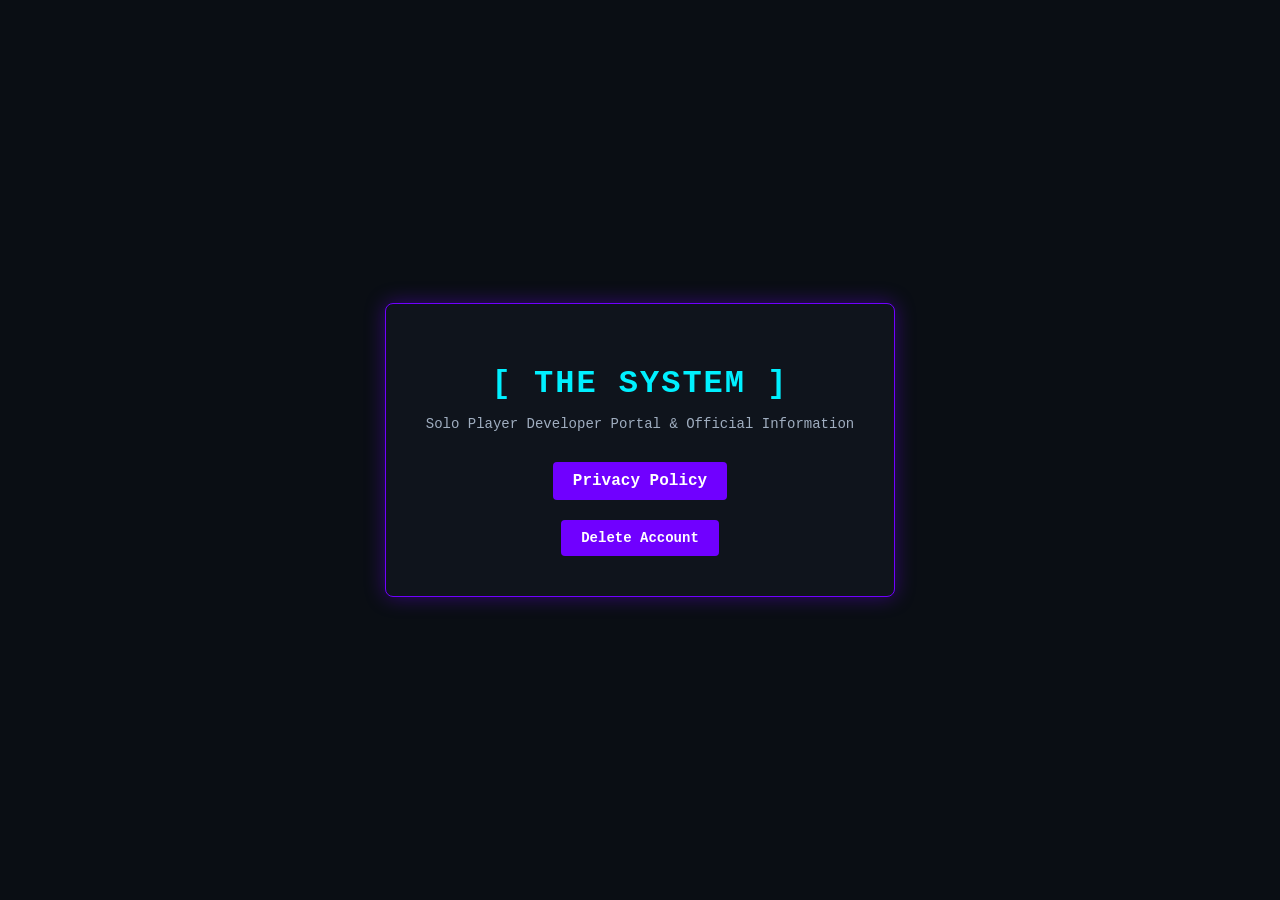
<file: index.html>
<!DOCTYPE html>
<html lang="en">
<head>
    <meta charset="UTF-8">
    <meta name="viewport" content="width=device-width, initial-scale=1.0">
    <title>Solo Player: The System</title>
    <style>
        body {
            background-color: #0a0e14;
            color: #00f0ff;
            font-family: 'Courier New', Courier, monospace;
            display: flex;
            flex-direction: column;
            align-items: center;
            justify-content: center;
            min-height: 100vh;
            margin: 0;
            text-align: center;
        }
        .container {
            border: 1px solid #7000ff;
            box-shadow: 0 0 20px rgba(112, 0, 255, 0.4);
            padding: 40px;
            border-radius: 8px;
            background: #0f141c;
            max-width: 500px;
        }
        h1 {
            color: #00f0ff;
            letter-spacing: 2px;
            margin-bottom: 10px;
        }
        p {
            color: #a0aec0;
            font-size: 14px;
            margin-bottom: 30px;
        }
        a {
            display: inline-block;
            padding: 10px 20px;
            color: #fff;
            background: #7000ff;
            text-decoration: none;
            border-radius: 4px;
            font-weight: bold;
            transition: 0.2s ease-in-out;
        }
        a:hover {
            background: #00f0ff;
            color: #0a0e14;
            box-shadow: 0 0 10px #00f0ff;
        }
    </style>
</head>
<body>
    <div class="container">
        <h1>[ THE SYSTEM ]</h1>
        <p>Solo Player Developer Portal & Official Information</p>
        <a href="https://prasanna-16.github.io/soloplayer_privacy-policy/">Privacy Policy</a>
        <p style="margin: 20px 0 0"><a href="/delete-account/">Delete Account</a></p>
    </div>
</body>
</html>
</file>
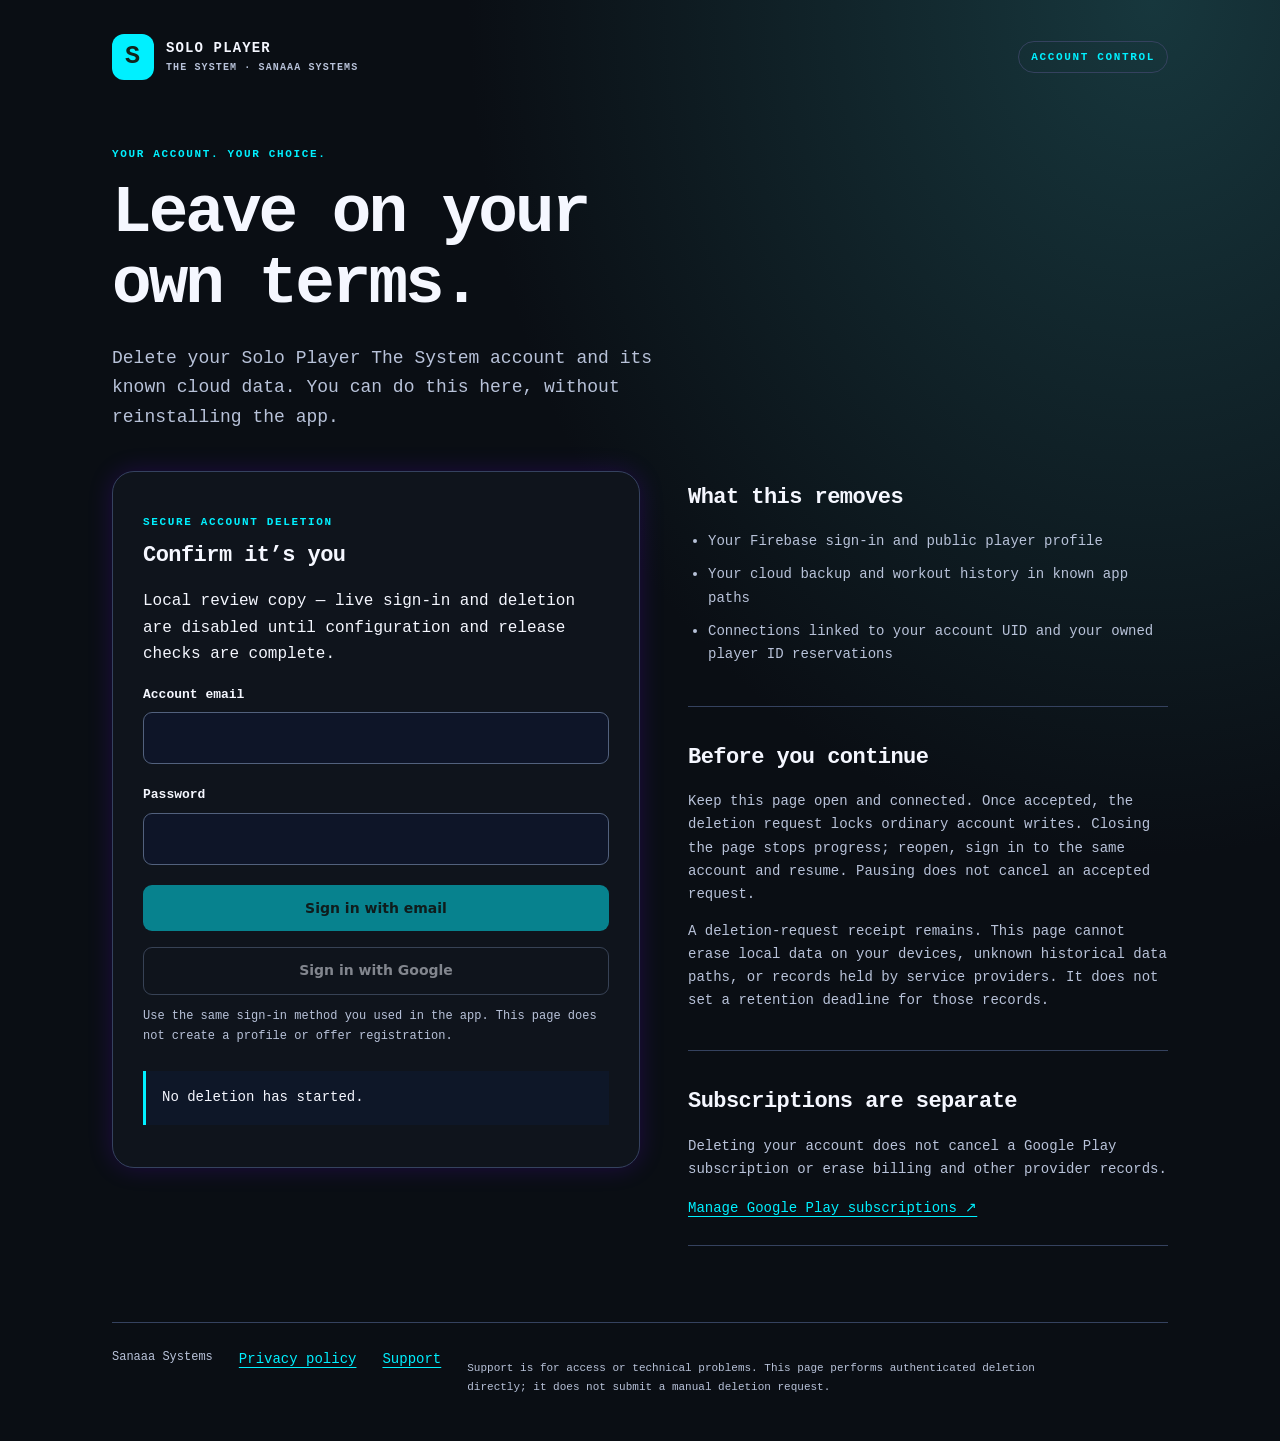
<file: delete-account/index.html>
<!doctype html>
<html lang="en"><head><meta charset="utf-8"><meta name="viewport" content="width=device-width,initial-scale=1"><meta name="referrer" content="no-referrer"><meta name="robots" content="noindex"><title>Delete your account · Solo Player The System</title><link rel="stylesheet" href="style.css"></head>
<body><main>
<header><a href="https://prasanna-16.github.io/" class="brand"><span class="mark" aria-hidden="true">S</span><span>SOLO PLAYER <small>THE SYSTEM · SANAAA SYSTEMS</small></span></a><span class="badge">ACCOUNT CONTROL</span></header>
<div class="intro"><p class="eyebrow">YOUR ACCOUNT. YOUR CHOICE.</p><h1>Leave on your<br>own terms.</h1><p class="lead">Delete your Solo Player The System account and its known cloud data. You can do this here, without reinstalling the app.</p></div>
<div class="grid"><section class="card" aria-labelledby="flow-title"><p class="eyebrow">SECURE ACCOUNT DELETION</p><h2 id="flow-title">Confirm it’s you</h2><p id="availability" role="status">Checking availability…</p>
<form id="signin"><label for="email">Account email</label><input id="email" type="email" autocomplete="username" required><label for="password">Password</label><input id="password" type="password" autocomplete="current-password" required minlength="1"><button id="email-button" type="submit" disabled>Sign in with email</button></form>
<button id="google-button" class="secondary" disabled>Sign in with Google</button><p class="hint">Use the same sign-in method you used in the app. This page does not create a profile or offer registration.</p>
<div id="signed" hidden><p id="identity"></p><p>Sign in again with the same account to refresh your identity before deleting or resuming.</p><label class="check"><input id="understood" type="checkbox">I understand this is permanent, and subscriptions are separate.</label><label for="confirm">Type DELETE to confirm</label><input id="confirm" autocomplete="off" spellcheck="false"><button id="delete-button" class="danger" disabled>Delete my account</button><button id="signout" class="text-button">Sign out / use another account</button></div>
<div id="status-box" class="status" tabindex="-1"><p id="status" role="status" aria-live="polite">No deletion has started.</p></div><button id="pause" class="secondary" hidden>Pause after current request</button><p id="resume-note" class="hint"></p>
</section><aside><section class="info"><h2>What this removes</h2><ul><li>Your Firebase sign-in and public player profile</li><li>Your cloud backup and workout history in known app paths</li><li>Connections linked to your account UID and your owned player ID reservations</li></ul></section>
<section class="info"><h2>Before you continue</h2><p>Keep this page open and connected. Once accepted, the deletion request locks ordinary account writes. Closing the page stops progress; reopen, sign in to the same account and resume. Pausing does not cancel an accepted request.</p><p>A deletion-request receipt remains. This page cannot erase local data on your devices, unknown historical data paths, or records held by service providers. It does not set a retention deadline for those records.</p></section>
<section class="info"><h2>Subscriptions are separate</h2><p>Deleting your account does not cancel a Google Play subscription or erase billing and other provider records.</p><a href="https://play.google.com/store/account/subscriptions" target="_blank" rel="noopener noreferrer">Manage Google Play subscriptions ↗</a></section></aside></div>
<footer><span>Sanaaa Systems</span><a href="https://prasanna-16.github.io/soloplayer_privacy-policy/">Privacy policy</a><a href="mailto:sanaaasystems@gmail.com">Support</a><p>Support is for access or technical problems. This page performs authenticated deletion directly; it does not submit a manual deletion request.</p></footer>
</main><script type="module" src="app.js"></script></body></html>
</file>
<file: delete-account/style.css>
:root{color-scheme:dark;--bg:#0a0e14;--panel:#0f141c;--muted:#b8c2d9;--line:#35425f;--accent:#00f0ff;--text:#f5f7ff}*{box-sizing:border-box}body{margin:0;background:radial-gradient(ellipse at 90% 0%,#17373d 0,transparent 42%),var(--bg);color:var(--text);font:16px/1.65 'Courier New',Courier,monospace}main{max-width:1120px;margin:auto;padding:34px 32px}header{display:flex;align-items:center;justify-content:space-between;gap:20px}.brand{display:flex;align-items:center;gap:12px;text-decoration:none;font-weight:750;letter-spacing:.08em;color:var(--text);font-size:14px}.brand small{display:block;font-size:10px;color:var(--muted)}.mark{display:grid;place-items:center;background:var(--accent);color:#11251d;width:42px;height:46px;border-radius:12px;font-size:25px}.badge,.eyebrow{font-size:11px;font-weight:750;letter-spacing:.15em;color:var(--accent)}.badge{border:1px solid var(--line);padding:6px 12px;border-radius:30px}.intro{margin:65px 0 38px;max-width:680px}h1{font-size:clamp(42px,6vw,66px);line-height:1.08;letter-spacing:-.045em;margin:15px 0 23px}h2{font-size:22px;line-height:1.3;letter-spacing:-.025em;margin:8px 0 18px}.lead{font-size:18px;color:var(--muted);max-width:590px}.grid{display:grid;grid-template-columns:1.1fr 1fr;gap:48px;align-items:start}.card{border:1px solid var(--line);background:var(--panel);border-radius:22px;padding:30px;box-shadow:0 0 24px #7000ff33}.info{padding:5px 0 24px;border-bottom:1px solid var(--line);margin-bottom:24px}.info p,.info li{color:var(--muted);font-size:14px}.info ul{padding-left:20px}.info li{margin:10px 0}label{display:block;font-size:13px;font-weight:650;margin-top:16px}input:not([type=checkbox]){width:100%;padding:12px 14px;background:#0e1528;color:var(--text);border:1px solid #52617d;border-radius:9px;margin:7px 0 4px;font:inherit;min-width:0}button{cursor:pointer;width:100%;border:0;border-radius:9px;padding:13px 18px;background:var(--accent);color:#10241d;font:700 14px/1.4 system-ui;margin-top:16px;min-height:46px}button:disabled{cursor:not-allowed;opacity:.5}.secondary{background:transparent;border:1px solid #60718e;color:var(--text)}.danger{background:#ffb3b6;color:#3d1119}.text-button{background:transparent;color:var(--muted);font-weight:500}.hint{font-size:12px;color:var(--muted)}a{color:var(--accent);text-underline-offset:4px;font-size:14px}.check{display:flex;align-items:start;gap:10px}.check input{margin-top:6px;width:18px;height:18px;flex-shrink:0}.status{padding:10px 16px;border-left:3px solid var(--accent);background:#0e1728;margin-top:25px;font-size:14px}.status p{margin:5px 0}footer{display:flex;flex-wrap:wrap;gap:14px 26px;border-top:1px solid var(--line);margin-top:52px;padding-top:25px;font-size:12px;color:var(--muted)}footer p{flex-basis:100%;max-width:630px;font-size:11px}button:focus-visible,a:focus-visible,input:focus-visible,.status:focus-visible{outline:3px solid #fff;outline-offset:4px}[hidden]{display:none!important}@media(max-width:700px){main{padding:24px 20px}.badge{display:none}.intro{margin-top:45px}.grid{grid-template-columns:1fr;gap:30px}.card{padding:23px}.lead{font-size:16px}.info{margin-bottom:18px}}
</file>
